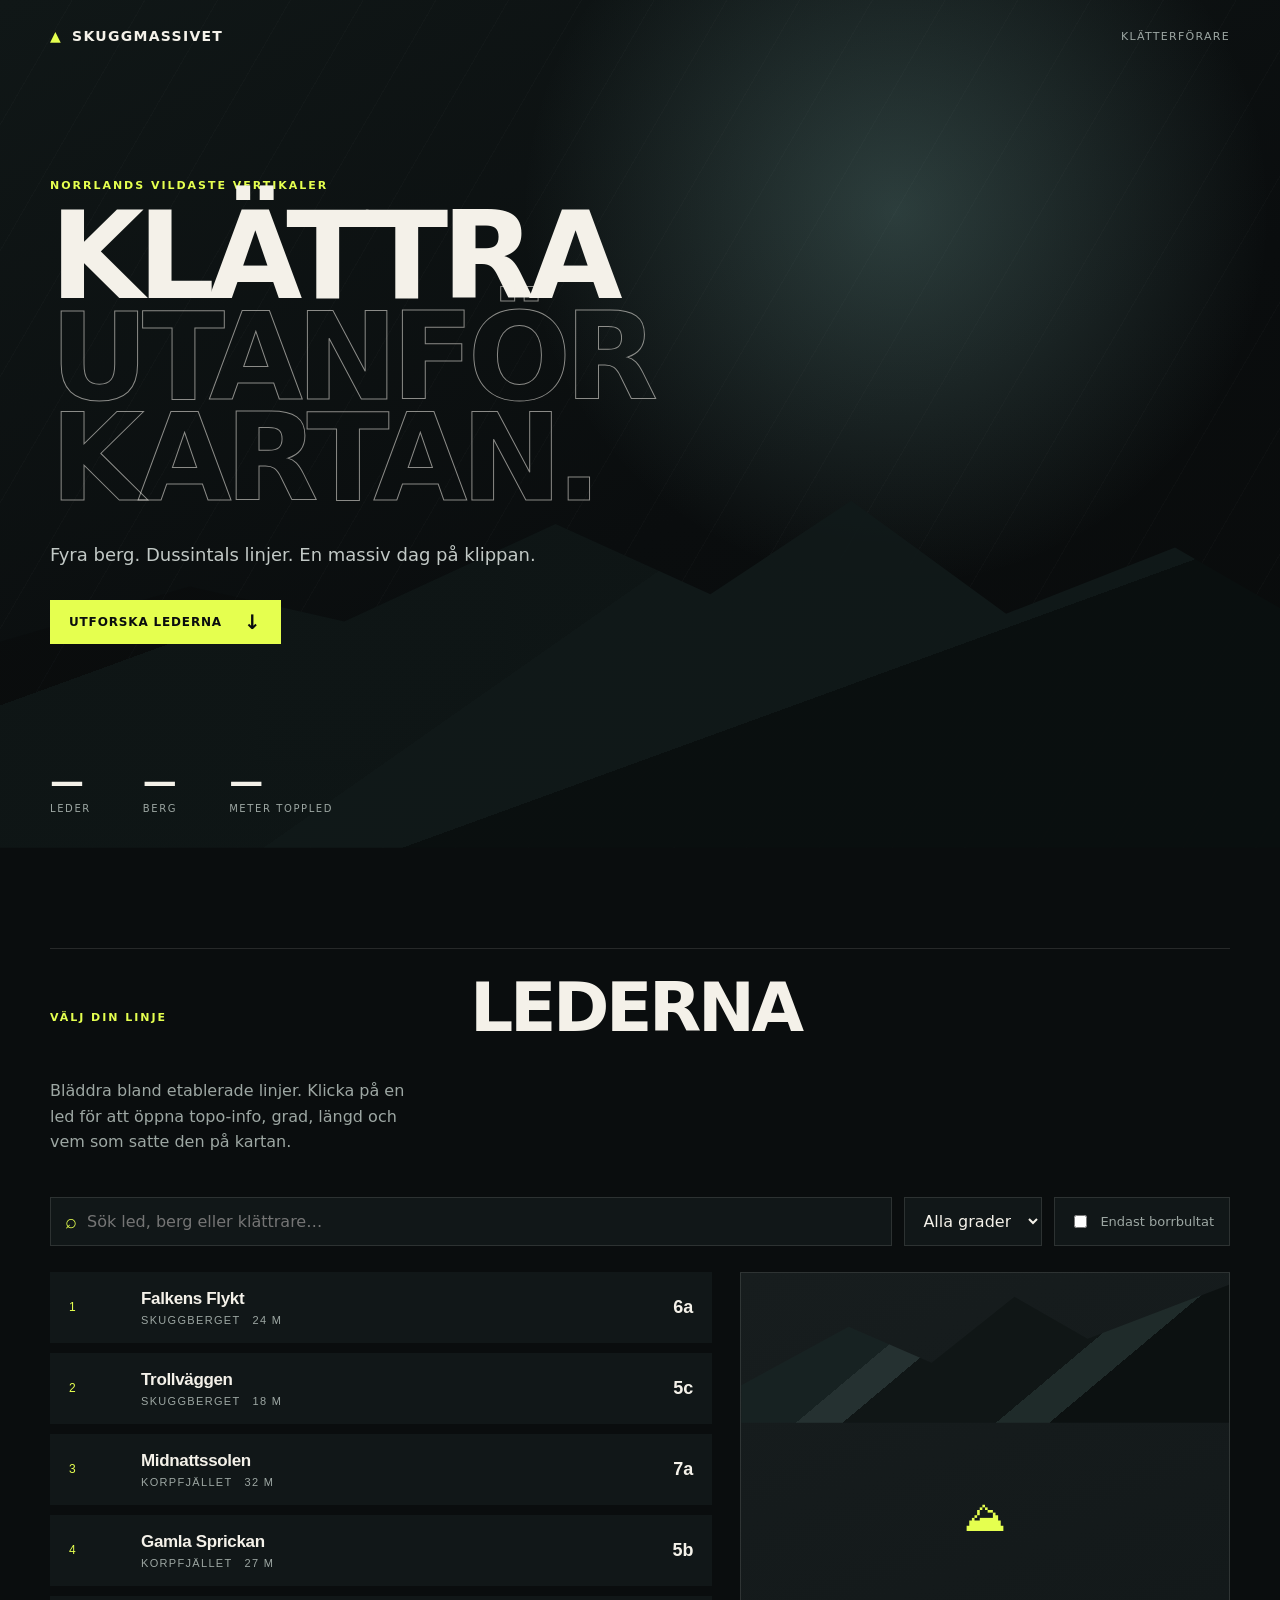
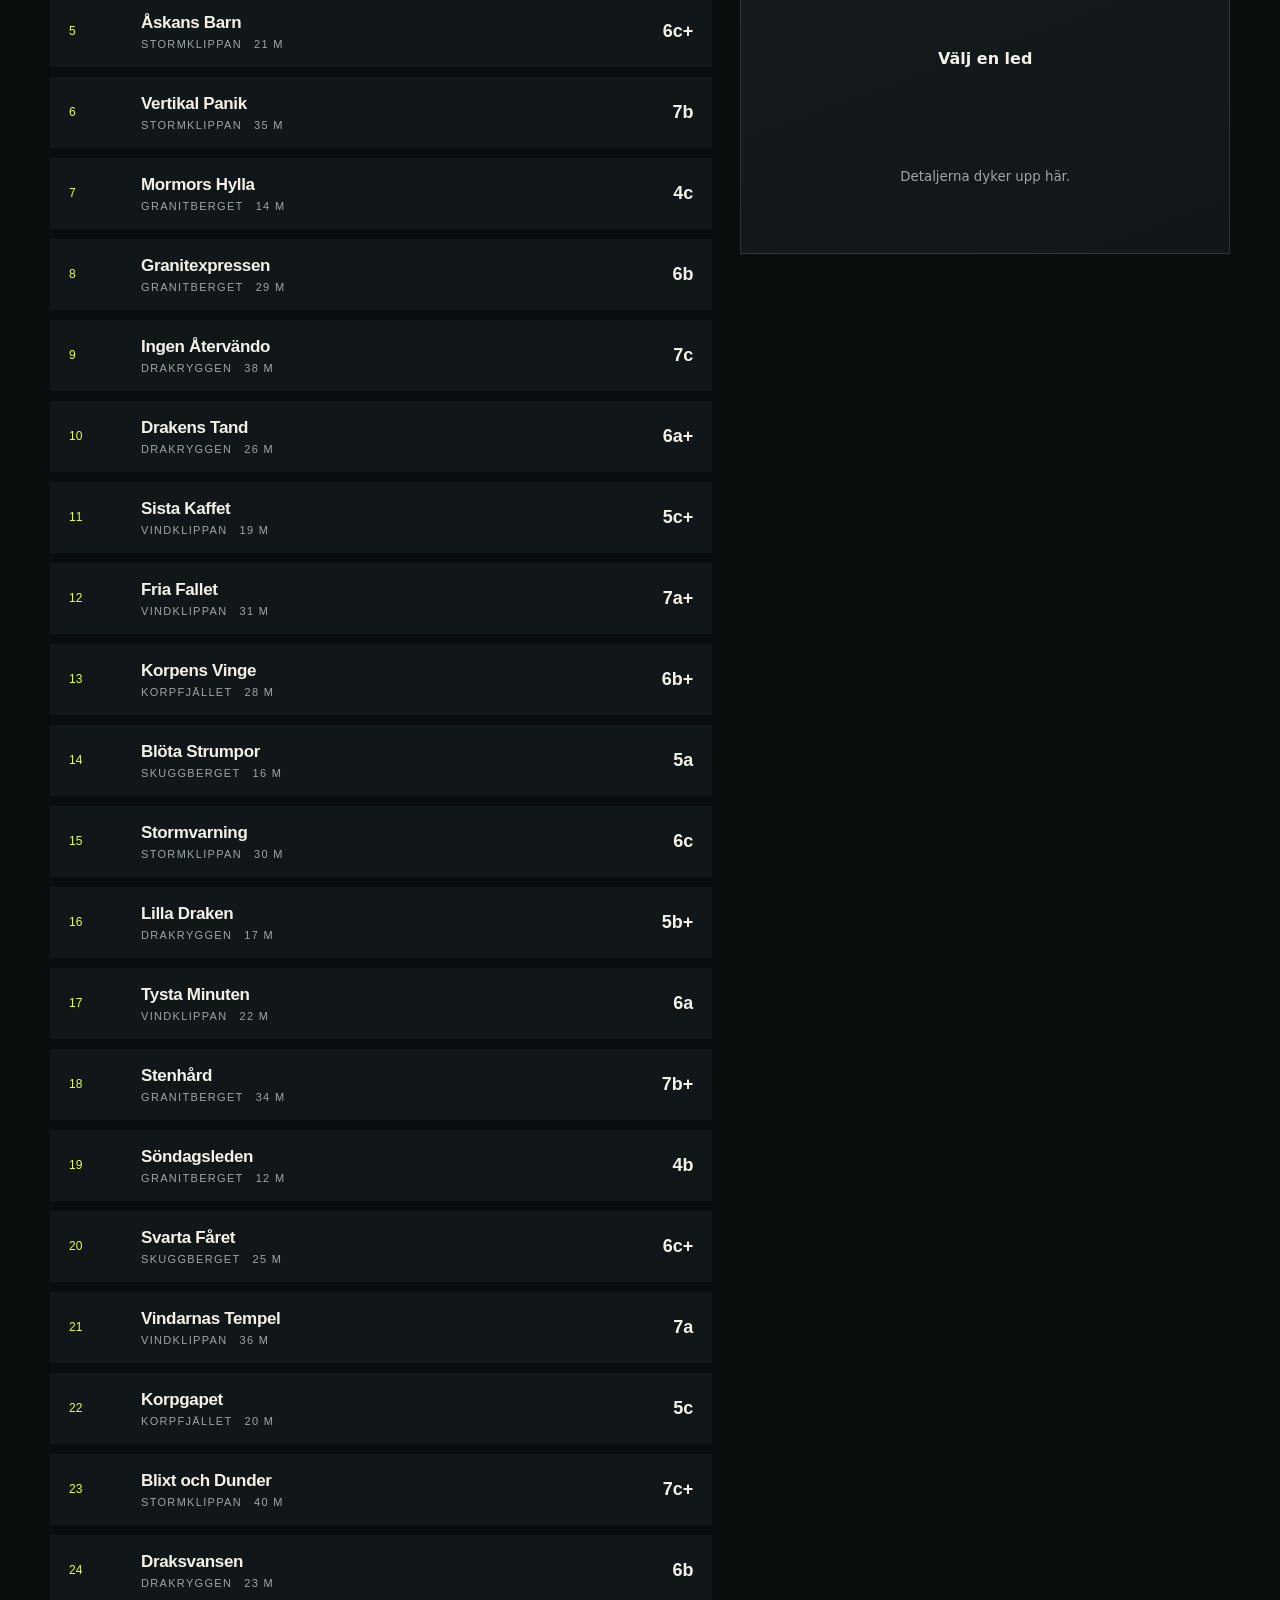
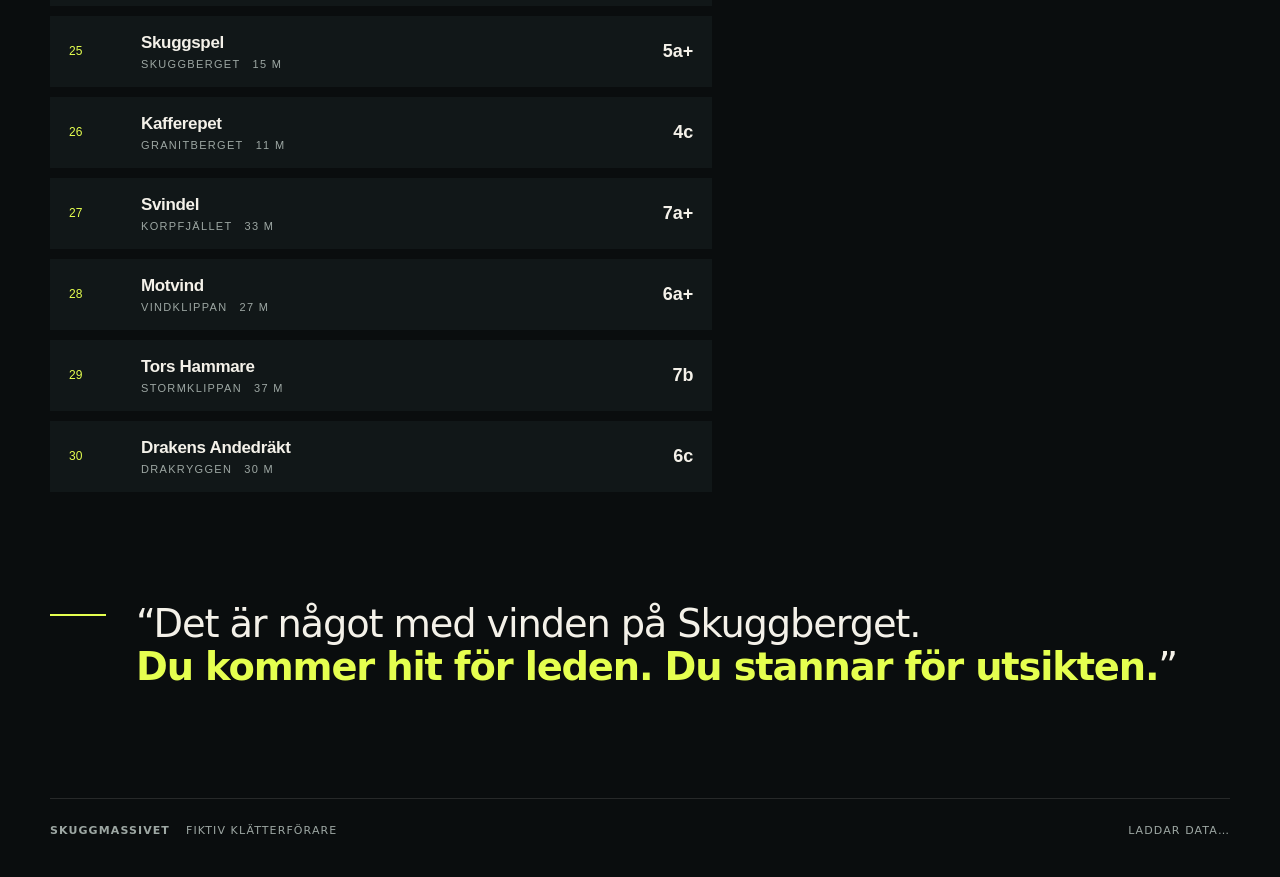
<file: climb/index.html>
<!doctype html>
<html lang="sv">
  <head>
    <meta charset="utf-8" />
    <meta name="viewport" content="width=device-width, initial-scale=1" />
    <title>Skuggmassivet — Klätterföraren</title>
    <link rel="stylesheet" href="./css/styles.css" />
  </head>
  <body>
    <header class="hero">
      <div class="hero__overlay"></div>
      <nav class="nav container">
        <div class="brand">
          <span class="brand__mark">▲</span><span>SKUGGMASSIVET</span>
        </div>
        <span class="nav__tag">KLÄTTERFÖRARE</span>
      </nav>
      <div class="hero__content container">
        <p class="eyebrow">Norrlands vildaste vertikaler</p>
        <h1>KLÄTTRA<br /><em>UTANFÖR KARTAN.</em></h1>
        <p class="hero__lead">
          Fyra berg. Dussintals linjer. En massiv dag på klippan.
        </p>
        <a class="hero__cta" href="#routes">Utforska lederna <span>↓</span></a>
      </div>
      <div class="hero__stats container">
        <div><strong id="routeCount">—</strong><span>leder</span></div>
        <div><strong id="cragCount">—</strong><span>berg</span></div>
        <div><strong id="maxLength">—</strong><span>meter toppled</span></div>
      </div>
    </header>

    <main>
      <section id="routes" class="section container">
        <div class="section__intro">
          <p class="eyebrow">Välj din linje</p>
          <h2>LEDERNA</h2>
          <p>
            Bläddra bland etablerade linjer. Klicka på en led för att öppna
            topo-info, grad, längd och vem som satte den på kartan.
          </p>
        </div>

        <div class="toolbar">
          <label class="search"
            ><span>⌕</span
            ><input
              id="search"
              type="search"
              placeholder="Sök led, berg eller klättrare…"
          /></label>
          <select id="difficulty">
            <option value="">Alla grader</option>
            <option value="4">4x</option>
            <option value="5">5x</option>
            <option value="6">6x</option>
            <option value="7">7x</option>
          </select>
          <label class="toggle"
            ><input id="boltsOnly" type="checkbox" /><span
              >Endast borrbultat</span
            ></label
          >
        </div>

        <div class="content-grid">
          <div id="routeList" class="route-list" aria-live="polite"></div>

          <aside id="detail" class="detail detail--empty">
            <div class="detail__empty">
              <span class="detail__icon">⛰</span>
              <p>Välj en led</p>
              <small>Detaljerna dyker upp här.</small>
            </div>
          </aside>
        </div>
      </section>

      <section class="quote container">
        <div class="quote__line"></div>
        <p>
          “Det är något med vinden på Skuggberget.<br /><strong
            >Du kommer hit för leden. Du stannar för utsikten.</strong
          >”
        </p>
      </section>
    </main>

    <footer class="footer container">
      <div><strong>SKUGGMASSIVET</strong><span>Fiktiv klätterförare</span></div>
      <span id="status">Laddar data…</span>
    </footer>
    <script src="./js/app.js" type="module"></script>
  </body>
</html>
</file>
<file: climb/css/styles.css>
:root {
  --bg: #0a0d0e;
  --panel: #111718;
  --panel-2: #171d1e;
  --ink: #f4f1e9;
  --muted: #9da7a3;
  --line: rgba(244, 241, 233, 0.12);
  --accent: #e5ff4f;
  --accent-2: #8ec7c0;
}

* {
  box-sizing: border-box;
}
html {
  scroll-behavior: smooth;
}
body {
  margin: 0;
  font-family:
    Inter,
    ui-sans-serif,
    system-ui,
    -apple-system,
    Segoe UI,
    sans-serif;
  background: var(--bg);
  color: var(--ink);
}
.container {
  width: min(1180px, calc(100% - 40px));
  margin: 0 auto;
}

.hero {
  min-height: 88vh;
  position: relative;
  overflow: hidden;
  background:
    radial-gradient(
      circle at 70% 25%,
      rgba(142, 199, 192, 0.25),
      transparent 34%
    ),
    linear-gradient(155deg, #101717 0%, #0a0d0e 58%, #090b0b 100%);
}
.hero::after {
  content: "";
  position: absolute;
  inset: auto -5% 0 -5%;
  height: 46%;
  background:
    linear-gradient(
      145deg,
      transparent 10%,
      rgba(0, 0, 0, 0.1) 10% 45%,
      transparent 45%
    ),
    linear-gradient(160deg, transparent 30%, #111a1a 30% 62%, #0b1010 62%);
  clip-path: polygon(
    0 52%,
    18% 33%,
    29% 42%,
    44% 17%,
    55% 35%,
    65% 11%,
    76% 40%,
    88% 23%,
    100% 48%,
    100% 100%,
    0 100%
  );
  opacity: 0.9;
}
.hero__overlay {
  position: absolute;
  inset: 0;
  background: repeating-linear-gradient(
    120deg,
    transparent 0 62px,
    rgba(255, 255, 255, 0.015) 62px 63px
  );
}
.nav {
  position: relative;
  z-index: 2;
  display: flex;
  align-items: center;
  justify-content: space-between;
  padding-top: 28px;
  letter-spacing: 0.08em;
}
.brand {
  display: flex;
  gap: 10px;
  align-items: center;
  font-weight: 800;
  font-size: 14px;
}
.brand__mark {
  color: var(--accent);
}
.nav__tag {
  color: var(--muted);
  font-size: 11px;
}
.hero__content {
  position: relative;
  z-index: 2;
  padding-top: 15vh;
  padding-bottom: 13vh;
}
.eyebrow {
  text-transform: uppercase;
  letter-spacing: 0.18em;
  font-size: 11px;
  font-weight: 800;
  color: var(--accent);
  margin: 0 0 14px;
}
h1 {
  margin: 0;
  font-size: clamp(58px, 9.5vw, 132px);
  line-height: 0.83;
  letter-spacing: -0.055em;
  font-weight: 900;
  max-width: 930px;
}
h1 em {
  font-style: normal;
  color: transparent;
  -webkit-text-stroke: 1px rgba(244, 241, 233, 0.55);
}
.hero__lead {
  font-size: 18px;
  max-width: 520px;
  color: #c2c9c6;
  margin: 32px 0;
  line-height: 1.5;
}
.hero__cta {
  display: inline-flex;
  gap: 22px;
  align-items: center;
  color: var(--bg);
  background: var(--accent);
  text-decoration: none;
  font-weight: 900;
  padding: 15px 19px;
  text-transform: uppercase;
  letter-spacing: 0.07em;
  font-size: 12px;
}
.hero__cta span {
  font-size: 20px;
  line-height: 0.5;
}
.hero__stats {
  position: relative;
  z-index: 2;
  display: flex;
  gap: 52px;
  padding-bottom: 34px;
}
.hero__stats div {
  display: flex;
  flex-direction: column;
  gap: 2px;
}
.hero__stats strong {
  font-size: 34px;
  letter-spacing: -0.04em;
}
.hero__stats span {
  font-size: 10px;
  text-transform: uppercase;
  letter-spacing: 0.16em;
  color: var(--muted);
}

.section {
  padding: 100px 0 75px;
}
.section__intro {
  display: grid;
  grid-template-columns: 1fr 2fr;
  gap: 40px;
  align-items: end;
  border-top: 1px solid var(--line);
  padding-top: 28px;
}
.section__intro h2 {
  font-size: 68px;
  line-height: 0.9;
  margin: 0;
  letter-spacing: -0.05em;
}
.section__intro p:last-child {
  margin: 0;
  max-width: 560px;
  color: var(--muted);
  line-height: 1.6;
}
.toolbar {
  display: flex;
  gap: 12px;
  margin: 42px 0 26px;
  flex-wrap: wrap;
}
.search {
  flex: 1 1 340px;
  display: flex;
  align-items: center;
  gap: 10px;
  background: var(--panel);
  border: 1px solid var(--line);
  padding: 0 14px;
}
.search span {
  color: var(--accent);
  font-size: 20px;
}
.search input,
.toolbar select {
  border: 0;
  outline: 0;
  color: var(--ink);
  background: transparent;
  font: inherit;
}
.search input {
  width: 100%;
  padding: 14px 0;
}
.toolbar select {
  background: var(--panel);
  border: 1px solid var(--line);
  padding: 0 14px;
  min-height: 48px;
}
.toggle {
  display: flex;
  align-items: center;
  gap: 10px;
  padding: 0 15px;
  border: 1px solid var(--line);
  background: var(--panel);
  color: var(--muted);
  font-size: 13px;
}
.toggle input {
  accent-color: var(--accent);
}

.content-grid {
  display: grid;
  grid-template-columns: minmax(0, 1.15fr) minmax(340px, 0.85fr);
  gap: 28px;
  align-items: start;
}
.route-list {
  display: grid;
  gap: 10px;
}
.route-card {
  display: grid;
  grid-template-columns: 54px 1fr auto;
  gap: 18px;
  align-items: center;
  width: 100%;
  text-align: left;
  color: inherit;
  background: var(--panel);
  border: 1px solid transparent;
  padding: 16px 18px;
  cursor: pointer;
  transition: 0.18s ease;
}
.route-card:hover,
.route-card:focus-visible {
  transform: translateY(-1px);
  border-color: rgba(229, 255, 79, 0.3);
  background: var(--panel-2);
  outline: none;
}
.route-card.is-active {
  border-color: var(--accent);
}
.route-card__id {
  font-size: 12px;
  color: var(--accent);
  font-variant-numeric: tabular-nums;
}
.route-card__name {
  font-size: 17px;
  font-weight: 800;
  letter-spacing: -0.02em;
}
.route-card__meta {
  display: flex;
  gap: 12px;
  margin-top: 5px;
  color: var(--muted);
  font-size: 11px;
  text-transform: uppercase;
  letter-spacing: 0.12em;
}
.route-card__grade {
  font-size: 18px;
  font-weight: 900;
}
.badge {
  border: 1px solid rgba(142, 199, 192, 0.3);
  color: var(--accent-2);
  padding: 5px 8px;
  font-size: 10px;
  text-transform: uppercase;
  letter-spacing: 0.1em;
}

.detail {
  position: sticky;
  top: 20px;
  min-height: 430px;
  background: linear-gradient(160deg, var(--panel-2), var(--panel));
  border: 1px solid var(--line);
  overflow: hidden;
}
.detail::before {
  content: "";
  display: block;
  height: 150px;
  background: linear-gradient(
    140deg,
    #172222 0 35%,
    #253131 35% 42%,
    #101616 42% 65%,
    #1f2b2a 65% 73%,
    #0c1111 73%
  );
  clip-path: polygon(
    0 75%,
    22% 36%,
    39% 60%,
    56% 16%,
    71% 44%,
    100% 8%,
    100% 100%,
    0 100%
  );
}
.detail__body {
  padding: 24px;
}
.detail h3 {
  margin: 0 0 7px;
  font-size: 34px;
  letter-spacing: -0.04em;
}
.detail__grade {
  color: var(--accent);
  font-weight: 900;
  font-size: 20px;
}
.detail__facts {
  display: grid;
  grid-template-columns: 1fr 1fr;
  margin: 25px 0;
  border-top: 1px solid var(--line);
  border-bottom: 1px solid var(--line);
}
.detail__facts div {
  padding: 13px 0;
}
.detail__facts div:nth-child(odd) {
  border-right: 1px solid var(--line);
  padding-right: 14px;
}
.detail__facts div:nth-child(even) {
  padding-left: 14px;
}
.detail__facts span {
  display: block;
  color: var(--muted);
  text-transform: uppercase;
  letter-spacing: 0.12em;
  font-size: 9px;
}
.detail__facts strong {
  display: block;
  margin-top: 4px;
  font-size: 14px;
}
.detail__note {
  color: #c7cfcc;
  line-height: 1.6;
  font-size: 14px;
  margin: 0;
}
.detail__empty {
  display: grid;
  place-items: center;
  min-height: 430px;
  color: var(--muted);
  text-align: center;
  padding: 20px;
}
.detail__icon {
  font-size: 42px;
  color: var(--accent);
}
.detail__empty p {
  margin: 10px 0 3px;
  color: var(--ink);
  font-weight: 800;
}

.quote {
  padding: 35px 0 110px;
  display: flex;
  gap: 30px;
  align-items: flex-start;
}
.quote__line {
  width: 56px;
  height: 2px;
  margin-top: 12px;
  background: var(--accent);
  flex: 0 0 auto;
}
.quote p {
  margin: 0;
  font-size: clamp(24px, 3vw, 40px);
  letter-spacing: -0.03em;
  line-height: 1.12;
}
.quote strong {
  color: var(--accent);
}
.footer {
  display: flex;
  justify-content: space-between;
  gap: 20px;
  border-top: 1px solid var(--line);
  padding: 25px 0 40px;
  color: var(--muted);
  font-size: 11px;
  text-transform: uppercase;
  letter-spacing: 0.1em;
}
.footer div {
  display: flex;
  gap: 16px;
}

@media (max-width: 850px) {
  .section__intro {
    grid-template-columns: 1fr;
  }
  .content-grid {
    grid-template-columns: 1fr;
  }
  .detail {
    position: relative;
    top: auto;
  }
}
@media (max-width: 560px) {
  .container {
    width: min(100% - 24px, 1180px);
  }
  .hero__content {
    padding-top: 12vh;
  }
  .hero__stats {
    gap: 24px;
  }
  .route-card {
    grid-template-columns: 38px 1fr auto;
    gap: 10px;
  }
  .route-card__name {
    font-size: 15px;
  }
  .footer {
    flex-direction: column;
  }
}
</file>
